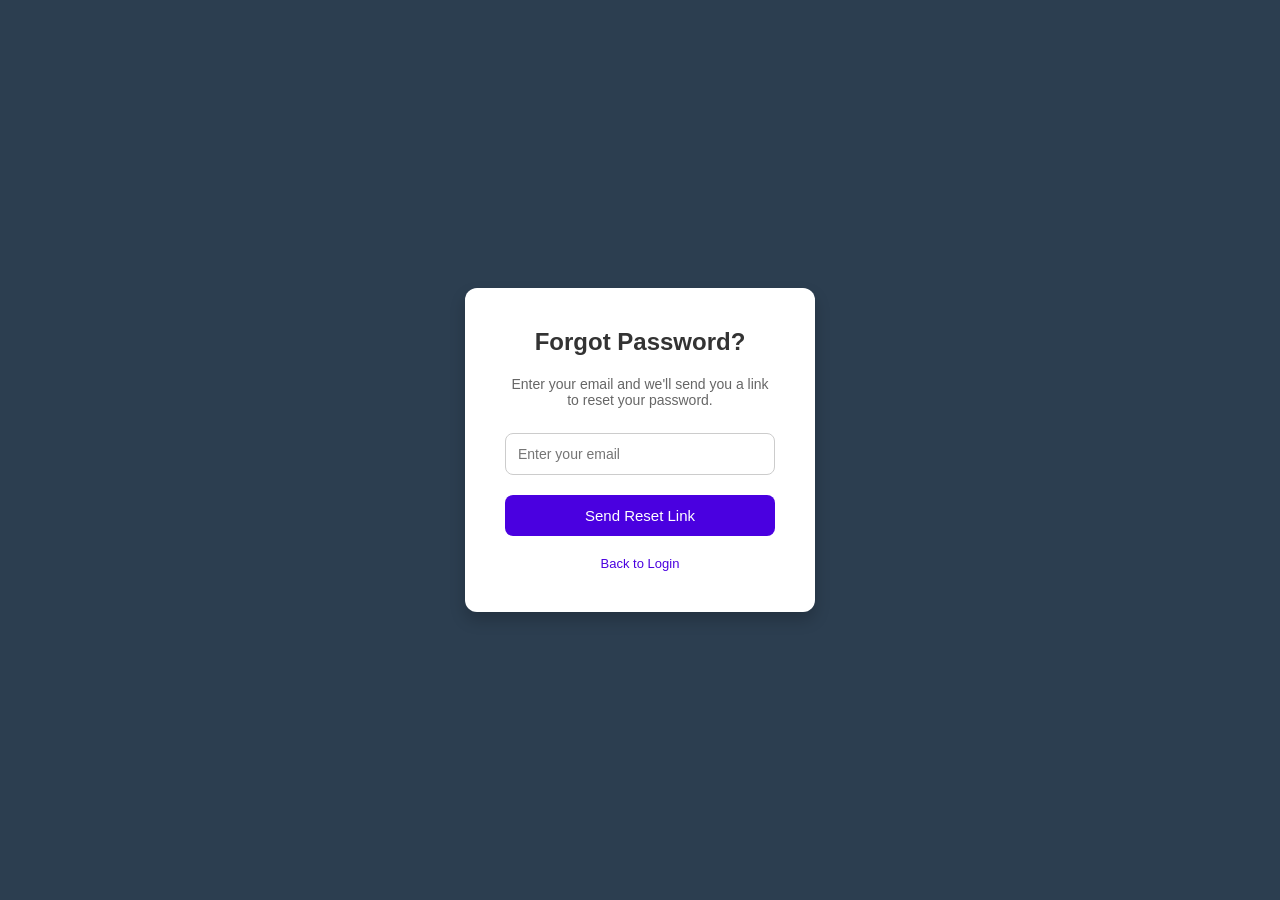
<file: forget.html>
<!DOCTYPE html>
<html lang="en">
<head>
  <meta charset="UTF-8">
  <meta name="viewport" content="width=device-width, initial-scale=1">
  <title>Forgot Password</title>
  <style>
    * {
      margin: 0;
      padding: 0;
      box-sizing: border-box;
      font-family: "Segoe UI", sans-serif;
    }

    body {
      height: 100vh;
      background:#2c3e50;
      display: flex;
      justify-content: center;
      align-items: center;
    }

    .forgot-container {
      background: white;
      padding: 40px;
      border-radius: 12px;
      box-shadow: 0 8px 16px rgba(0, 0, 0, 0.2);
      width: 350px;
      text-align: center;
    }

    .forgot-container h2 {
      margin-bottom: 20px;
      color: #333;
    }

    .forgot-container p {
      font-size: 14px;
      color: #666;
      margin-bottom: 25px;
    }

    .forgot-container input[type="email"] {
      width: 100%;
      padding: 12px;
      border: 1px solid #ccc;
      border-radius: 8px;
      margin-bottom: 20px;
      font-size: 14px;
    }

    .forgot-container button {
      width: 100%;
      padding: 12px;
      background-color: #4a00e0;
      color: white;
      border: none;
      border-radius: 8px;
      font-size: 15px;
      cursor: pointer;
      transition: background-color 0.3s ease;
    }

    .forgot-container button:hover {
      background-color: #3700b3;
    }

    .back-link {
      margin-top: 20px;
      display: inline-block;
      font-size: 13px;
      color: #4a00e0;
      text-decoration: none;
    }

    .back-link:hover {
      text-decoration: underline;
    }
  </style>
</head>
<body>

  <div class="forgot-container">
    <h2>Forgot Password?</h2>
    <p>Enter your email and we'll send you a link to reset your password.</p>
    <form>
      <input type="email" placeholder="Enter your email" required>
      <button type="submit">Send Reset Link</button>
    </form>
    <a class="back-link" href="login.html">Back to Login</a>
  </div>

</body>
</html>
</file>
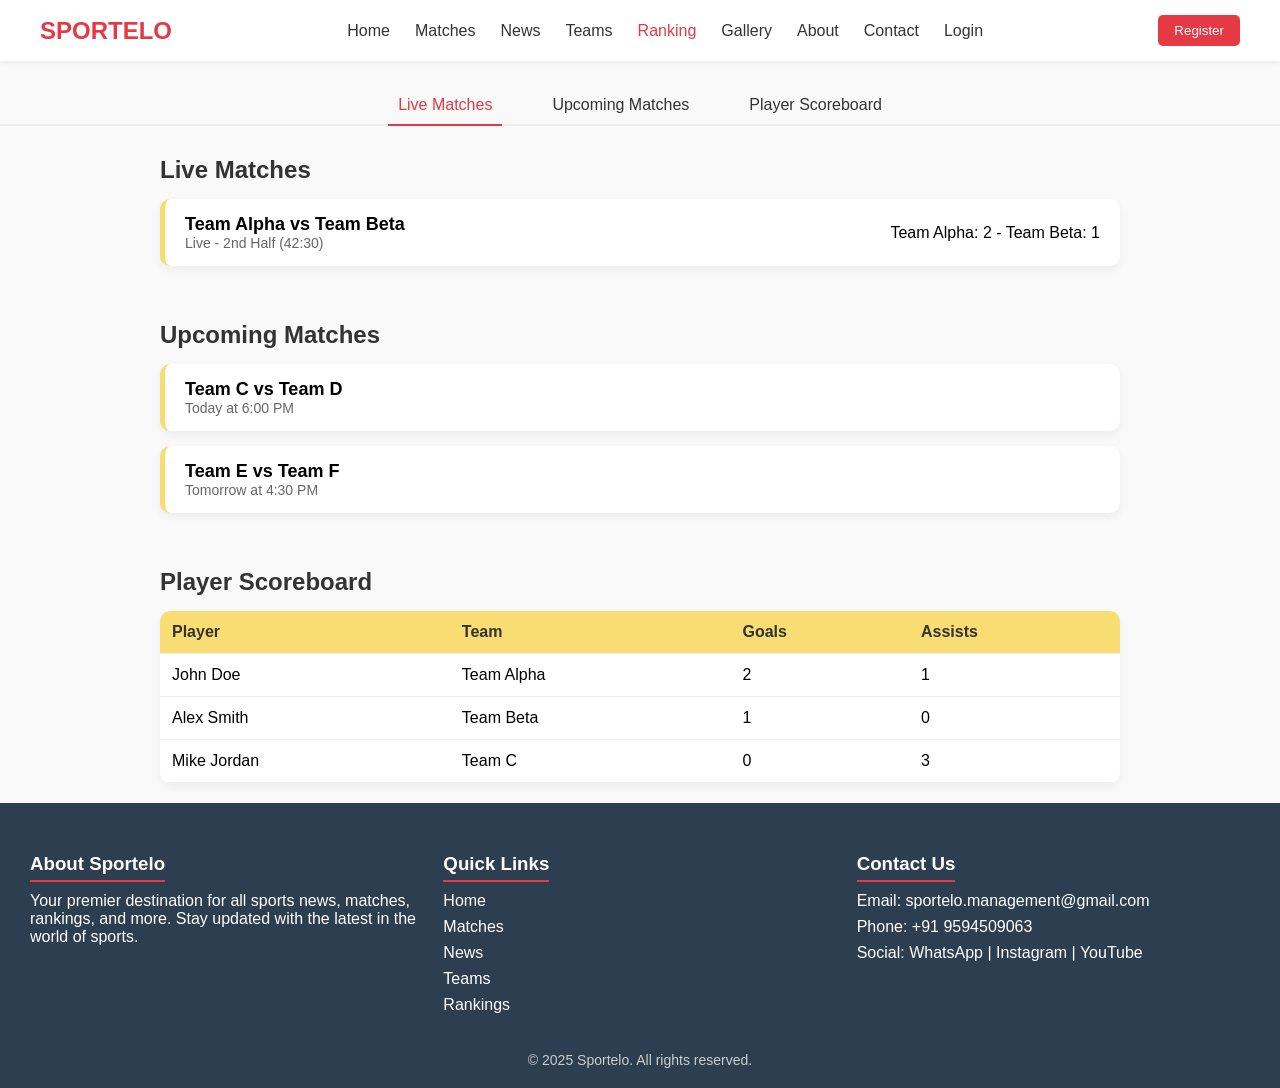
<file: matches.html>
<!DOCTYPE html>
<html lang="en">
<head>
  <meta charset="UTF-8" />
  <meta name="viewport" content="width=device-width, initial-scale=1.0"/>
  <title>Sportelo - Hockey Match Panel</title>
  <style>
    * {
      box-sizing: border-box;
      margin: 0;
      padding: 0;
    }

    body {
      font-family: 'Segoe UI', sans-serif;
      background-color: #f9f9f9;
    }

    /* Header */
    header {
      background-color: #ffffff;
      padding: 15px 40px;
      display: flex;
      justify-content: space-between;
      align-items: center;
      box-shadow: 0 2px 5px rgba(0, 0, 0, 0.05);
    }

    .logo {
      font-size: 24px;
      font-weight: bold;
      color: #e63946;
    }

    nav ul {
      list-style: none;
      display: flex;
      gap: 25px;
    }

    nav ul li a {
      text-decoration: none;
      color: #333;
      font-weight: 500;
    }

    nav ul li a:hover,
    nav ul li a.active {
      color: #e63946;
    }

    .btn-register {
      background-color: #e63946;
      color: #fff;
      border: none;
      padding: 8px 16px;
      border-radius: 5px;
      font-weight: 500;
      cursor: pointer;
    }

    .btn-register:hover {
      background-color: #d72d3c;
    }

    /* Tabs */
    .match-tabs {
      display: flex;
      justify-content: center;
      gap: 40px;
      margin: 25px 0 10px;
      border-bottom: 2px solid #eee;
    }

    .match-tab {
      padding: 10px;
      font-weight: 500;
      color: #333;
      position: relative;
      cursor: pointer;
    }

    .match-tab.active {
      color: #e63946;
    }

    .match-tab.active::after {
      content: '';
      position: absolute;
      width: 100%;
      height: 2px;
      background-color: #e63946;
      bottom: -2px;
      left: 0;
    }

    .section {
      max-width: 1000px;
      margin: auto;
      padding: 20px;
    }

    .section h2 {
      margin-bottom: 15px;
      color: #333;
    }

    .match-card {
      background-color: #fff;
      padding: 15px 20px;
      border-left: 5px solid #f7dd72;
      border-radius: 10px;
      box-shadow: 0 4px 8px rgba(0, 0, 0, 0.05);
      display: flex;
      justify-content: space-between;
      align-items: center;
      margin-bottom: 15px;
    }

    .match-details {
      display: flex;
      flex-direction: column;
    }

    .teams {
      font-size: 18px;
      font-weight: 600;
    }

    .time {
      font-size: 14px;
      color: #666;
    }

    .scoreboard-table {
      width: 100%;
      border-collapse: collapse;
      margin-top: 10px;
      background-color: #fff;
      box-shadow: 0 4px 8px rgba(0, 0, 0, 0.05);
      border-radius: 10px;
      overflow: hidden;
    }

    .scoreboard-table th,
    .scoreboard-table td {
      padding: 12px;
      text-align: left;
      border-bottom: 1px solid #eee;
    }

    .scoreboard-table th {
      background-color: #f7dd72;
      color: #333;
    }

    /* Footer */
    footer {
      background-color: #2d3e50;
      color: white;
      padding: 40px 20px 20px;
    }

    .footer-container {
      display: flex;
      justify-content: space-around;
      flex-wrap: wrap;
    }

    .footer-section {
      flex: 1;
      min-width: 200px;
      margin: 10px;
    }

    .footer-section h3 {
      margin-bottom: 10px;
      border-bottom: 2px solid #e63946;
      display: inline-block;
      padding-bottom: 5px;
    }

    .footer-section ul {
      list-style: none;
      padding: 0;
    }

    .footer-section ul li {
      margin-bottom: 8px;
    }

    .footer-section ul li a {
      color: white;
      text-decoration: none;
    }

    .footer-section ul li a:hover {
      text-decoration: underline;
    }

    .footer-bottom {
      text-align: center;
      margin-top: 20px;
      font-size: 14px;
      color: #ccc;
    }
  </style>
</head>
<body>

  <!-- Header -->
  <header>
    <div class="logo">SPORTELO</div>
    <nav>
      <ul>
        <li><a href="#">Home</a></li>
        <li><a href="#">Matches</a></li>
        <li><a href="#">News</a></li>
        <li><a href="#">Teams</a></li>
        <li><a href="#" class="active">Ranking</a></li>
        <li><a href="#">Gallery</a></li>
        <li><a href="#">About</a></li>
        <li><a href="#">Contact</a></li>
        <li><a href="#">Login</a></li>
      </ul>
    </nav>
    <button class="btn-register">Register</button>
  </header>

  <!-- Tabs -->
  <div class="match-tabs">
    <div class="match-tab active">Live Matches</div>
    <div class="match-tab">Upcoming Matches</div>
    <div class="match-tab">Player Scoreboard</div>
  </div>

  <!-- Live Matches -->
  <div class="section">
    <h2>Live Matches</h2>
    <div class="match-card">
      <div class="match-details">
        <div class="teams">Team Alpha vs Team Beta</div>
        <div class="time">Live - 2nd Half (42:30)</div>
      </div>
      <div class="score">Team Alpha: 2 - Team Beta: 1</div>
    </div>
  </div>

  <!-- Upcoming Matches -->
  <div class="section">
    <h2>Upcoming Matches</h2>
    <div class="match-card">
      <div class="match-details">
        <div class="teams">Team C vs Team D</div>
        <div class="time">Today at 6:00 PM</div>
      </div>
    </div>
    <div class="match-card">
      <div class="match-details">
        <div class="teams">Team E vs Team F</div>
        <div class="time">Tomorrow at 4:30 PM</div>
      </div>
    </div>
  </div>

  <!-- Player Scoreboard -->
  <div class="section">
    <h2>Player Scoreboard</h2>
    <table class="scoreboard-table">
      <thead>
        <tr>
          <th>Player</th>
          <th>Team</th>
          <th>Goals</th>
          <th>Assists</th>
        </tr>
      </thead>
      <tbody>
        <tr>
          <td>John Doe</td>
          <td>Team Alpha</td>
          <td>2</td>
          <td>1</td>
        </tr>
        <tr>
          <td>Alex Smith</td>
          <td>Team Beta</td>
          <td>1</td>
          <td>0</td>
        </tr>
        <tr>
          <td>Mike Jordan</td>
          <td>Team C</td>
          <td>0</td>
          <td>3</td>
        </tr>
      </tbody>
    </table>
  </div>

  <!-- Footer -->
  <footer>
    <div class="footer-container">
      <div class="footer-section">
        <h3>About Sportelo</h3>
        <p>Your premier destination for all sports news, matches, rankings, and more. Stay updated with the latest in the world of sports.</p>
      </div>
      <div class="footer-section">
        <h3>Quick Links</h3>
        <ul>
          <li><a href="#">Home</a></li>
          <li><a href="#">Matches</a></li>
          <li><a href="#">News</a></li>
          <li><a href="#">Teams</a></li>
          <li><a href="#">Rankings</a></li>
        </ul>
      </div>
      <div class="footer-section">
        <h3>Contact Us</h3>
        <ul>
          <li>Email: sportelo.management@gmail.com</li>
          <li>Phone: +91 9594509063</li>
          <li>Social: WhatsApp | Instagram | YouTube</li>
        </ul>
      </div>
    </div>
    <div class="footer-bottom">
      © 2025 Sportelo. All rights reserved.
    </div>
  </footer>

</body>
</html>
</file>
